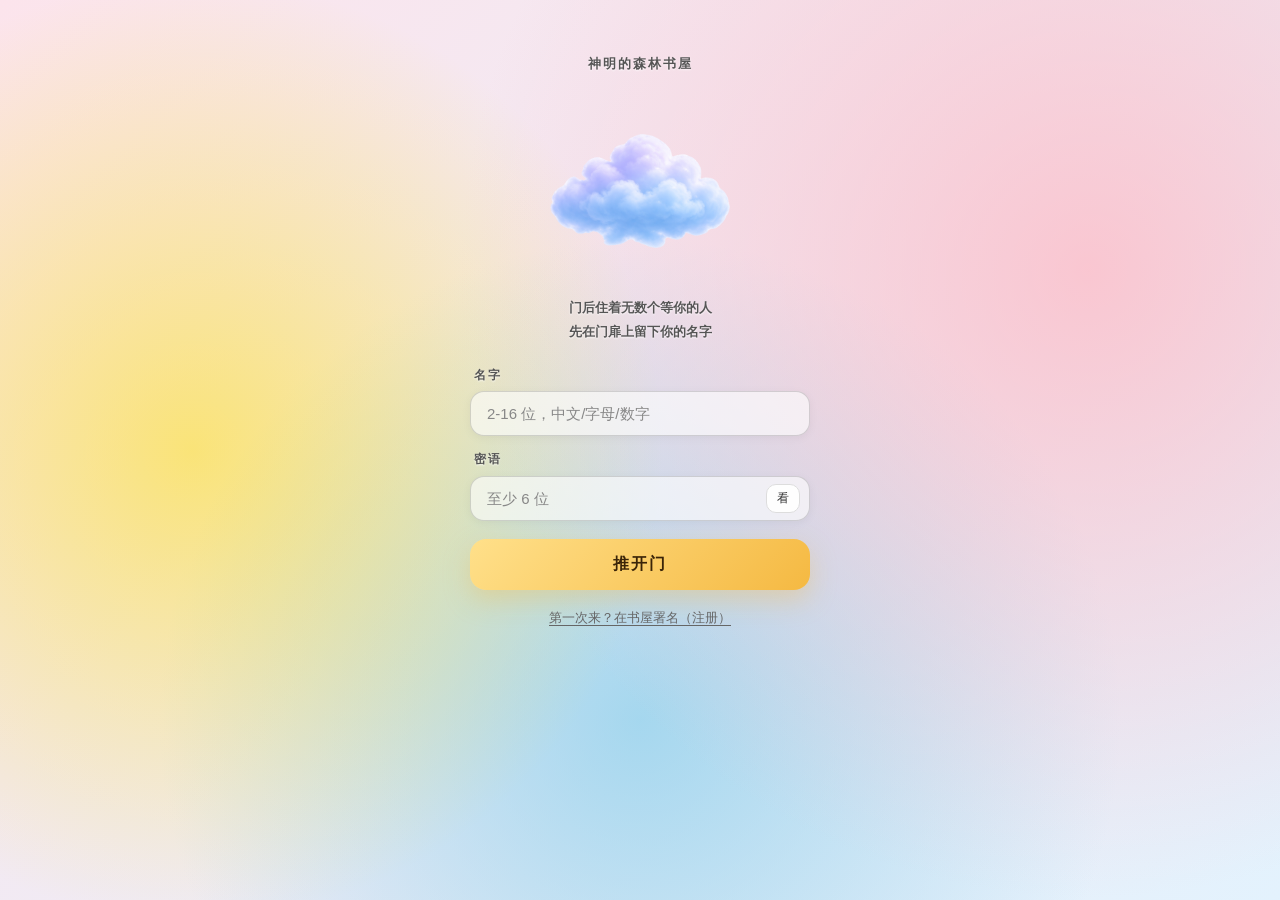
<file: index.html>
<!DOCTYPE html>
<html lang="zh-CN">
  <head>
      <script>
      (function() {
        const RAILWAY_URL = "https://verse-server-production-d132dab9.up.railway.app";
        
        // 核心：只针对特定路径进行修补，绝不乱动其他请求
        function fixUrl(url) {
          if (typeof url !== 'string') return url;
          if (url.includes('railway.app')) return url;

          // 1. 修复 API 请求（解决 books 和 mine 的 404）
          // 前端请求通常是 /books, /mine, /api/xxx，或者以这些开头的相对路径
          if (url === '/books' || url.startsWith('/books?') || 
              url === '/mine' || url.startsWith('/mine?') ||
              url.startsWith('/api/')) {
            console.log("🚀 修复API请求:", url, "->", RAILWAY_URL + (url.startsWith('/api/') ? url : '/api' + url));
            return RAILWAY_URL + (url.startsWith('/api/') ? url : '/api' + url);
          }

          // 2. 修复静态资源请求（解决图片 404）
          // 如果请求了 /reading-fireplace.png 等，说明它在找根目录，我们强行给它加上 /verse_book/
          if (url.startsWith('/') && !url.startsWith('/verse_book/') && !url.startsWith('/api/')) {
            console.log("🖼️ 修复静态资源:", url, "-> /verse_book" + url);
            return "/verse_book" + url;
          }
          
          return url;
        }

        // 劫持 fetch
        const originalFetch = window.fetch;
        window.fetch = function(input, init) {
          if (typeof input === 'string') {
            input = fixUrl(input);
          } else if (input instanceof Request) {
            const newUrl = fixUrl(input.url);
            if (newUrl !== input.url) input = new Request(newUrl, input);
          }
          return originalFetch(input, init);
        };

        // 劫持 XMLHttpRequest (防 axios)
        const originalXHR = window.XMLHttpRequest;
        window.XMLHttpRequest = function() {
          const xhr = new originalXHR();
          const originalOpen = xhr.open;
          xhr.open = function(method, url, ...args) {
            return originalOpen.call(this, method, fixUrl(url), ...args);
          };
          return xhr;
        };
      })();
    </script>
    <meta charset="UTF-8" />
    <link rel="icon" type="image/png" href="./logo1.png" />
    <meta name="viewport" content="width=device-width, initial-scale=1.0, maximum-scale=1.0, user-scalable=no, viewport-fit=cover" />
    <title>Verse · 羁绊书境</title>
    <script type="module" crossorigin src="./assets/index-DHv7SYL-.js"></script>
    <link rel="stylesheet" crossorigin href="./assets/index-VcI3_lub.css">
    
    <style>
      /* ========================================== */
      /* 💥 0. 登录页云朵设置 */
      /* ========================================== */
      .closed-door { 
        background: url('./caiyun.png') no-repeat center center !important; 
        background-size: contain !important; 
        border: none !important; 
        box-shadow: none !important; 
        width: 180px !important; 
        height: 180px !important; 
        margin: 0 auto !important;
      }
      .closed-door > * { display: none !important; }

      /* ========================================== */
      /* 💥 1. 完美的粉黄蓝背景 (默认状态) */
      /* ========================================== */
      html::before {
        content: ""; position: fixed; top: 0; left: 0; width: 100vw; height: 100vh; z-index: -9999;
        background: radial-gradient(circle at 15% 50%, rgba(255, 223, 0, 0.5) 0%, transparent 40%),
                    radial-gradient(circle at 85% 30%, rgba(255, 182, 193, 0.7) 0%, transparent 50%),
                    radial-gradient(circle at 50% 80%, rgba(135, 206, 235, 0.7) 0%, transparent 50%),
                    linear-gradient(135deg, #fce4ec 0%, #e3f2fd 100%) !important;
      }

      html, body, #app, .app-root {
        height: 100vh !important;
        min-height: 100vh !important;
        margin: 0; padding: 0;
        overflow-y: auto !important; overflow-x: hidden !important;
        background: transparent !important; 
      }

      /* 核心修复：默认状态透明，一旦有颜色类名，立刻显示颜色！ */
      .login-page, .home-page, .create-page, .room-page, .login-glow {
        background: transparent !important;
        background-image: none !important;
      }
          
      /* ========================================== */
      /* 🌟 2. 客房换色功能（解除封印！） */
      /* ========================================== */
      .room-page[class*="theme-"] {
        background-color: var(--bg-dark) !important;
      }
      .room-page.theme-warm { background: linear-gradient(180deg,#8a5a3b,#6e4529 45%,#4a2d1a) !important; }
      .room-page.theme-green { background: linear-gradient(180deg,#2f4f43,#263f36 45%,#182b24) !important; }
      .room-page.theme-purple { background: linear-gradient(180deg,#4b3a63,#3b2d50 45%,#2a2039) !important; }
      .room-page.theme-dusk { background: linear-gradient(180deg,#c96f4a,#a85532 45%,#7a3a20) !important; }
      .room-page.theme-mist { background: linear-gradient(180deg,#5f7f99,#4d6b84 45%,#354d61) !important; }
      .room-page.theme-moss { background: linear-gradient(180deg,#5f7f6e,#4c6a59 45%,#35493d) !important; }
      .room-page.theme-crimson { background: linear-gradient(180deg,#a04a4a,#823a3a 45%,#5c2626) !important; }
      .room-page.theme-moon { background: linear-gradient(180deg,#e8e4da,#d8d2c4 45%,#bdb6a4) !important; }

      /* ========================================== */
      /* 🌟 3. 首页换色功能（解除封印！） */
      /* ========================================== */
      .home-page[class*="hp-theme-"] {
        background-color: var(--bg-dark) !important;
      }
      .home-page.hp-theme-warm { background: radial-gradient(circle at 15% 10%,rgba(138,90,59,.25),transparent 45%),radial-gradient(circle at 85% 90%,rgba(200,120,80,.15),transparent 45%),#4a2d1a !important; }
      .home-page.hp-theme-green { background: radial-gradient(circle at 15% 10%,rgba(47,79,67,.25),transparent 45%),radial-gradient(circle at 85% 90%,rgba(80,120,90,.15),transparent 45%),#182b24 !important; }
      .home-page.hp-theme-purple { background: radial-gradient(circle at 15% 10%,rgba(75,58,99,.28),transparent 45%),radial-gradient(circle at 85% 90%,rgba(120,80,160,.15),transparent 45%),#2a2039 !important; }
      .home-page.hp-theme-dusk { background: radial-gradient(circle at 15% 10%,rgba(201,111,74,.28),transparent 45%),radial-gradient(circle at 85% 90%,rgba(230,140,90,.15),transparent 45%),#7a3a20 !important; }
      .home-page.hp-theme-mist { background: radial-gradient(circle at 15% 10%,rgba(95,127,153,.25),transparent 45%),radial-gradient(circle at 85% 90%,rgba(130,160,190,.15),transparent 45%),#354d61 !important; }
      .home-page.hp-theme-moss { background: radial-gradient(circle at 15% 10%,rgba(95,127,110,.25),transparent 45%),radial-gradient(circle at 85% 90%,rgba(120,150,130,.15),transparent 45%),#35493d !important; }
      .home-page.hp-theme-crimson { background: radial-gradient(circle at 15% 10%,rgba(160,74,74,.28),transparent 45%),radial-gradient(circle at 85% 90%,rgba(200,100,100,.15),transparent 45%),#5c2626 !important; }
      .home-page.hp-theme-moon { background: radial-gradient(circle at 15% 10%,rgba(232,228,218,.2),transparent 45%),radial-gradient(circle at 85% 90%,rgba(200,195,180,.15),transparent 45%),#bdb6a4 !important; }

      /* ========================================== */
      /* 💥 4. 修复登录页与基础样式 */
      /* ========================================== */
      .field-input { 
        background: rgba(255, 255, 255, 0.6) !important; 
        border: 1px solid rgba(0, 0, 0, 0.15) !important; 
        color: #333 !important; 
        box-shadow: 0 2px 10px rgba(0,0,0,0.05) !important;
      }
      .field-input::placeholder { color: #888 !important; }
      .login-sub, .door-hint, .field-label { 
        color: #555 !important; font-weight: bold !important; 
        text-shadow: 0 1px 2px rgba(255,255,255,0.8) !important;
      }
      .pwd-toggle { background: rgba(255, 255, 255, 0.9) !important; color: #333 !important; border: 1px solid #ddd !important;}
      .mode-switch { color: #666 !important; }

      .login-title, h1.login-title, .brand-title, h1.brand-title, .gradient-text, .brand h1,
      .swing-set, .swing-longpress, .sylvia-pose-img, .reading-img, .banner-mini, .swing-bar, .brand-sub,
      .home-foot, .pagination, [class*="pagination"], [class*="dots"],
      .cd-plank, .cd-lock {
        display: none !important;
      }

      .door-cg { background: transparent !important; }
      .door-cg .door, .door-cg .greet-ball { display: none !important; }
      .cg-skip { color: #d81b60 !important; font-weight: bold; font-size: 15px !important; }

      /* ========================================== */
      /* 💥 5. 卡片 4 列网格布局 & 恢复滚动 */
      /* ========================================== */
      .home-page { 
        display: block !important; 
        padding-top: 90px !important; 
        padding-bottom: 50px !important; 
        height: auto !important; 
        min-height: 100vh !important;
        overflow: visible !important; 
      }
      
      .shelf-container {
        display: block !important;
        height: auto !important;
        overflow: visible !important;
      }

      .card-track { display: grid !important; grid-template-columns: repeat(4, 1fr) !important; gap: 24px !important; padding: 10px 40px 60px !important; width: 100% !important; height: auto !important; box-sizing: border-box !important; overflow: visible !important; transform: none !important; scroll-snap-type: none !important; }
      .card-wrapper { width: 100% !important; max-width: 300px !important; height: 570px !important; margin: 0 auto !important; padding: 0 !important; transform: none !important; opacity: 1 !important; visibility: visible !important; box-sizing: border-box !important; }
      
      .card { border: 1px solid rgba(255, 255, 255, 0.2) !important; border-radius: 20px !important; box-shadow: 0 10px 30px rgba(0, 0, 0, 0.2) !important; overflow: hidden !important; display: flex !important; flex-direction: column !important; height: 100% !important; }
      .cover-img-wrap { background: linear-gradient(135deg, #4a3a5c, #2a2039) !important; height: 270px !important; flex: none !important; }
      .cover-img { width: 100% !important; height: 100% !important; object-fit: cover !important; display: block !important; }
      .card-body { background: transparent !important; padding: 16px 18px !important; flex: 1 !important; display: flex !important; flex-direction: column !important; }
      .card-desc { display: -webkit-box !important; -webkit-line-clamp: 3 !important; -webkit-box-orient: vertical !important; overflow: hidden !important; flex: 1 !important; }
      .cta-row { margin-top: auto !important; padding-top: 10px !important; }
      .card p, .card h1, .card h2, .card h3, .card span:not(.cta-icon) { color: #ffffff !important; text-shadow: 0 2px 4px rgba(0, 0, 0, 0.6) !important; }
      .tags .tag { background: rgba(255, 255, 255, 0.2) !important; color: #ffffff !important; border: 1px solid rgba(255, 255, 255, 0.1) !important; border-radius: 50px !important; text-shadow: 0 1px 2px rgba(0, 0, 0, 0.4) !important; }
      .intro-tag { color: #ffffff !important; text-shadow: 0 1px 3px rgba(0, 0, 0, 0.6) !important; }
      
      .create-page .top-bar, .room-header { background: transparent !important; backdrop-filter: none !important; }
      .create-page .card, .pocket-card, .visitor-card { background: rgba(20, 20, 30, 0.35) !important; backdrop-filter: blur(20px) !important; border: 1px solid rgba(255, 255, 255, 0.2) !important; }
      .create-page .field-textarea { background: rgba(255, 255, 255, 0.1) !important; color: #fff !important; }
      .room-title, .room-subtitle, .pocket-titles h2, .visitor-titles h2, .spine-name, .pocket-titles p, .visitor-titles p, .spine-title, .room-count { color: #fff !important; text-shadow: 0 2px 4px rgba(0,0,0,0.5) !important; }

      /* ========================================== */
      /* 💥 6. 顶部 Logo 与按钮 */
      /* ========================================== */
      #logo-wrapper { position: fixed !important; top: 25px !important; left: 0 !important; width: 100% !important; height: 0 !important; text-align: center !important; z-index: 99999999 !important; pointer-events: none !important; display: none; }
      #custom-verse-logo { display: inline-block; font-size: 36px; font-weight: 900; letter-spacing: 5px; font-family: "Songti SC", "Noto Serif SC", serif; background: linear-gradient(135deg, #ff6b9d 0%, #9d4edd 100%); -webkit-background-clip: text; -webkit-text-fill-color: transparent; filter: drop-shadow(0 4px 10px rgba(157, 78, 221, 0.4)); transform: translateY(-50%); }
      
      .top-bar { display: flex !important; justify-content: flex-end !important; align-items: center !important; padding: 20px 40px !important; gap: 10px !important; background: transparent !important; }
      .top-bar .brand, .top-bar .banner-mini { display: none !important; }
      .house-btn { color: #d81b60 !important; background: rgba(255, 255, 255, 0.85) !important; border: 1px solid rgba(255, 255, 255, 1) !important; width: 42px !important; height: 42px !important; border-radius: 12px !important; display: flex !important; align-items: center !important; justify-content: center !important; cursor: pointer !important; box-shadow: 0 4px 10px rgba(0,0,0,0.05) !important; margin: 0 !important; }
      .house-btn svg { stroke: #d81b60 !important; }

      /* ========================================== */
      /* 💥 7. 新手引导遮罩 */
      /* ========================================== */
      #welcome-guide-overlay { position: fixed; top: 0; left: 0; width: 100vw; height: 100vh; background: rgba(0, 0, 0, 0.5); backdrop-filter: blur(10px); -webkit-backdrop-filter: blur(10px); z-index: 999999999; display: none; align-items: center; justify-content: center; opacity: 0; transition: opacity 0.3s ease; }
      #welcome-guide-overlay.show { display: flex; opacity: 1; }
      .guide-box { background: rgba(255, 255, 255, 0.95); width: 90%; max-width: 500px; border-radius: 24px; padding: 30px; box-shadow: 0 20px 50px rgba(0, 0, 0, 0.2); animation: slideUp 0.4s ease; }
      @keyframes slideUp { 0% { transform: translateY(30px); opacity: 0; } 100% { transform: translateY(0); opacity: 1; } }
      .guide-box h1 { text-align: center; color: #d81b60; font-size: 24px; margin-bottom: 8px; }
      .guide-box p.sub { text-align: center; color: #666; font-size: 14px; margin-bottom: 20px; }
      .guide-item { margin-bottom: 16px; }
      .guide-item h3 { font-size: 16px; color: #9d4edd; margin-bottom: 6px; }
      .guide-item p { font-size: 14px; color: #555; line-height: 1.6; }
      .guide-btn { display: block; width: 100%; padding: 15px; background: linear-gradient(135deg, #ff6b9d, #9d4edd); color: #fff; text-align: center; border-radius: 30px; font-size: 16px; font-weight: bold; border: none; cursor: pointer; margin-top: 24px; box-shadow: 0 8px 20px rgba(157, 78, 221, 0.3); }
      .guide-btn:active { transform: scale(0.98); }
    </style>
        <!-- 🚀 终极救命补丁：强行关遮罩 + 强行修正图片路径 -->
    <script>
      (function() {
        // 1. 强行关掉那个“装点书屋”的遮罩
        // 不管 Vue 报什么错，1.5秒后我们直接把这个遮罩从页面上拔掉！
        setTimeout(function() {
          const mask = document.getElementById('custom-loading-mask');
          if (mask) {
            console.log("强制移除加载遮罩");
            mask.style.display = 'none';
            mask.remove(); // 直接删掉它
          }
        }, 1500);

        // 2. 强行修正图片路径
        // 监听所有图片的加载失败事件
        window.addEventListener('error', function(e) {
          if (e.target && e.target.tagName === 'IMG') {
            let img = e.target;
            // 如果这张图还没尝试过修复，并且不是 base64 数据
            if (!img.dataset.triedFix && img.src.indexOf('data:image') === -1) {
              img.dataset.triedFix = 'true';
              let filename = img.src.split('/').pop();
              
              // 方案 A：如果在 GitHub 仓库根目录
              let newSrc1 = `https://verse-daicy.github.io/verse_book/${filename}`;
              
              console.log("尝试修复图片:", img.src, "->", newSrc1);
              img.src = newSrc1; 
              
              // 如果改了还是错，触发第二次修复，尝试去 assets 或 covers 找
              img.addEventListener('error', function() {
                if (img.dataset.triedFix2) return;
                img.dataset.triedFix2 = 'true';
                let newSrc2 = `https://verse-daicy.github.io/verse_book/assets/${filename}`;
                let newSrc3 = `https://verse-daicy.github.io/verse_book/covers/${filename}`;
                console.log("尝试去子目录找:", newSrc2);
                img.src = newSrc2;
                
                img.addEventListener('error', function() {
                   img.src = newSrc3;
                }, {once: true});
              }, {once: true});
            }
          }
        }, true); // true 表示捕获阶段拦截
      })();
    </script>
  </head>
  <body>
    <div id="custom-loading-mask" style="position: fixed; top: 0; left: 0; width: 100vw; height: 100vh; z-index: 99999; background: linear-gradient(135deg, #fce4ec 0%, #e3f2fd 100%); display: flex; flex-direction: column; align-items: center; justify-content: center; transition: opacity 0.5s ease;">
      <div style="color: #d81b60; font-size: 20px; font-weight: bold; letter-spacing: 2px;">Verse 正在为您装点书屋…</div>
    </div>

    <div id="logo-wrapper">
      <div id="custom-verse-logo">Verse</div>
    </div>

    <div id="app"></div>

    <div id="welcome-guide-overlay">
      <div class="guide-box">
        <h1>📖 欢迎来到 Verse</h1>
        <p class="sub">这是你的专属书境，请先阅读入梦指南</p>
        
        <div class="guide-item">
          <h3>🖌️ 1. Verse简介</h3>
          <p>发现新大陆，与书中的TA开启专属浪漫羁绊。</p>
        </div>
        <div class="guide-item">
          <h3>✨ 2. 如何阅读与互动</h3>
          <p>点击任意角色卡片即可进入故事。在底部输入框与书中的人对话，你的每一句话都会改变剧情的走向。</p>
        </div>
        <div class="guide-item">
          <h3>💗 3. 好感度系统</h3>
          <p>互动和送礼能提升好感度。越亲密，他们越会向你展露真实的模样。点击左上角头像可查看当前关系。</p>
        </div>

        <button class="guide-btn" onclick="closeGuide()">我已了解，进入书境</button>
      </div>
    </div>
    
    <script>
      // ========================================================
      // 🌟 终极防线：数据绝对保护 + 正常换色渲染
      // ========================================================
      (function() {
        const originalSetItem = Storage.prototype.setItem;
        const originalGetItem = Storage.prototype.getItem;
        
        Storage.prototype.setItem = function(key, value) {
          if (key === 'verse_settings' || key === 'sylvia_settings') {
            try {
              let newSettings = JSON.parse(value);
              let oldStr = originalGetItem.call(this, key);
              
              if (oldStr && !window.__IS_RESETTING) {
                let oldSettings = JSON.parse(oldStr);
                if (!newSettings.homeTheme && oldSettings.homeTheme) newSettings.homeTheme = oldSettings.homeTheme;
                if (!newSettings.roomTheme && oldSettings.roomTheme) newSettings.roomTheme = oldSettings.roomTheme;
                
                if (newSettings.homeTheme !== newSettings.roomTheme) {
                  let target = newSettings.homeTheme || newSettings.roomTheme;
                  newSettings.homeTheme = target;
                  newSettings.roomTheme = target;
                }
              }
              value = JSON.stringify(newSettings);
            } catch (e) {}
          }
          originalSetItem.call(this, key, value);
        };

        document.addEventListener('click', function(e) {
          if (e.target.closest('.decor-btn.reset')) {
            window.__IS_RESETTING = true;
            setTimeout(() => {
              try {
                let s = originalGetItem.call(localStorage, 'verse_settings') || originalGetItem.call(localStorage, 'sylvia_settings');
                if (s) {
                  let settings = JSON.parse(s);
                  settings.homeTheme = "";
                  settings.roomTheme = "";
                  originalSetItem.call(localStorage, 'verse_settings', JSON.stringify(settings));
                  originalSetItem.call(localStorage, 'sylvia_settings', JSON.stringify(settings));
                }
              } catch (err) {}
            }, 50);
          }
        });
      })();
     
    </script>
  
  </body>
</html>
</file>
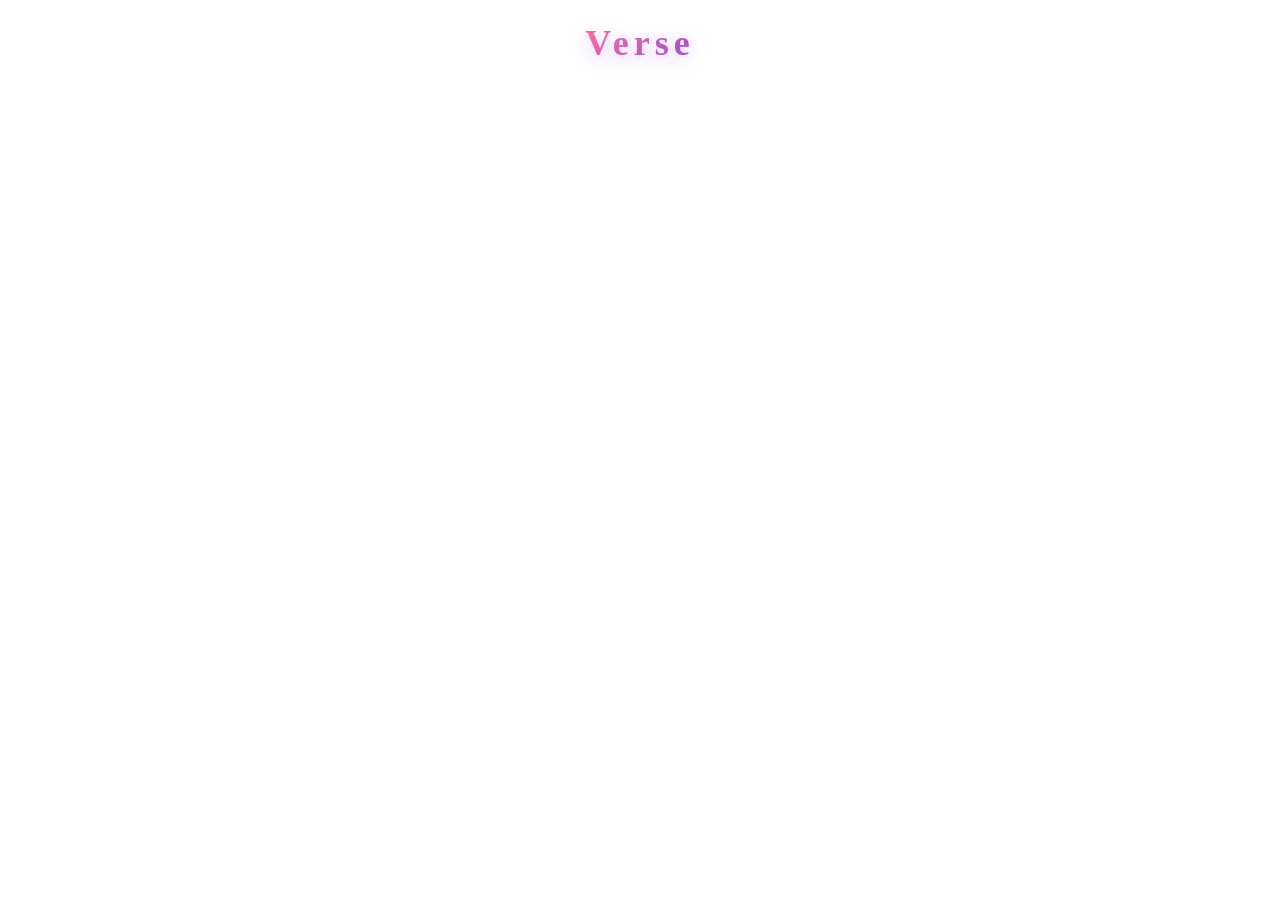
<file: verse-logo.html>
<!DOCTYPE html>
<html>
<head>
  <meta charset="UTF-8">
  <style>
    body {
      margin: 0;
      padding: 0;
      display: flex;
      justify-content: center; /* 绝对居中 */
      align-items: flex-start;
      padding-top: 25px; /* 距离顶部的距离 */
      background: transparent; /* 完全透明，不遮挡你的网页 */
      pointer-events: none; /* 鼠标穿透，你照常点底下的东西 */
    }
    .logo-text {
      font-size: 36px; 
      font-weight: 900; 
      letter-spacing: 5px; 
      font-family: "Songti SC", "Noto Serif SC", serif;
      background: linear-gradient(135deg, #ff6b9d 0%, #9d4edd 100%);
      -webkit-background-clip: text; 
      -webkit-text-fill-color: transparent;
      filter: drop-shadow(0 4px 10px rgba(157, 78, 221, 0.4)); 
      line-height: 1;
    }
  </style>
</head>
<body>
  <div class="logo-text">Verse</div>
</body>
</html>
</file>
<file: assets/index-VcI3_lub.css>
.toast-container[data-v-f182617b]{position:fixed;top:calc(var(--safe-top) + 80px);left:0;right:0;z-index:9999;pointer-events:none;display:flex;flex-direction:column;align-items:center;gap:10px}.toast-list[data-v-f182617b]{display:flex;flex-direction:column;align-items:center;gap:10px}.toast-box[data-v-f182617b]{display:flex;align-items:center;gap:8px;padding:11px 20px;border-radius:22px;background:#232338;backdrop-filter:blur(20px);-webkit-backdrop-filter:blur(20px);box-shadow:0 8px 24px #0000008c;font-size:14px;color:var(--text-primary);border:1px solid rgba(255,255,255,.1);width:fit-content;max-width:min(88%,520px);margin:0 auto;text-align:center;justify-content:center}.toast-icon[data-v-f182617b]{font-size:16px;flex-shrink:0}.toast-text[data-v-f182617b]{white-space:normal;word-break:break-word;flex-shrink:1;min-width:0;line-height:1.45}.toast-affection[data-v-f182617b]{background:linear-gradient(135deg,#8a3560,#6a3a94);border-color:#ff8cbe80}.toast-success[data-v-f182617b]{background:linear-gradient(135deg,#1f5f55,#155e63);border-color:#5adcc873}.toast-error[data-v-f182617b]{background:linear-gradient(135deg,#7a2e3a,#6b2a4a);border-color:#ff829680}.toast-item[data-v-f182617b]{background:linear-gradient(135deg,#2a4a6e,#2a4a5e);border-color:#78b4e673}.toast-list-enter-active[data-v-f182617b]{transition:all .35s cubic-bezier(.34,1.56,.64,1)}.toast-list-leave-active[data-v-f182617b]{transition:all .25s ease}.toast-list-enter-from[data-v-f182617b]{opacity:0;transform:translateY(-20px) scale(.9)}.toast-list-leave-to[data-v-f182617b]{opacity:0;transform:translateY(-12px) scale(.95)}.bgm-fab[data-v-003933a4]{position:fixed;right:14px;bottom:calc(84px + env(safe-area-inset-bottom,0px));z-index:60;width:38px;height:38px;border-radius:50%;display:flex;align-items:center;justify-content:center;color:#f3d9a6;background:#2b1f369e;border:1px solid rgba(243,217,166,.28);backdrop-filter:blur(8px);-webkit-backdrop-filter:blur(8px);box-shadow:0 4px 16px #00000059;cursor:pointer;transition:transform .2s ease,background .25s ease,box-shadow .25s ease,opacity .2s ease;-webkit-user-select:none;user-select:none}.bgm-fab[data-v-003933a4]:before{content:"";position:absolute;top:-4px;right:-4px;bottom:-4px;left:-4px;border-radius:50%;background:radial-gradient(circle,rgba(232,168,79,.25),transparent 70%);opacity:0;transition:opacity .35s ease;pointer-events:none}.bgm-fab[data-v-003933a4]:active{transform:scale(.92)}.bgm-fab.on[data-v-003933a4]{color:#ffe6ad;background:#3a2848b3;border-color:#ffd98a6b;box-shadow:0 4px 20px #e8a84f38,0 2px 8px #0000004d}.bgm-fab.on[data-v-003933a4]:before{opacity:1;animation:bgm-pulse-003933a4 2.5s ease-in-out infinite}@keyframes bgm-pulse-003933a4{0%,to{transform:scale(.95);opacity:.4}50%{transform:scale(1.15);opacity:.8}}.vol-pop[data-v-003933a4]{position:absolute;right:46px;bottom:2px;width:168px;padding:10px 12px;border-radius:14px;background:#2b1f36eb;border:1px solid rgba(243,217,166,.22);box-shadow:0 6px 22px #0006}.vol-pop input[type=range][data-v-003933a4]{width:100%;accent-color:#e8a84f;cursor:pointer}.vol-label[data-v-003933a4]{display:block;margin-top:6px;font-size:11px;color:#f3d9a6c7;white-space:nowrap}.vol-fade-enter-active[data-v-003933a4],.vol-fade-leave-active[data-v-003933a4]{transition:opacity .2s ease,transform .2s ease}.vol-fade-enter-from[data-v-003933a4],.vol-fade-leave-to[data-v-003933a4]{opacity:0;transform:translate(8px)}.onboard-mask[data-v-c79195ab]{position:fixed;top:0;right:0;bottom:0;left:0;z-index:9999;display:flex;align-items:center;justify-content:center;pointer-events:auto}.onboard-overlay[data-v-c79195ab]{position:absolute;top:0;right:0;bottom:0;left:0;background:#0a0a14b3;backdrop-filter:blur(3px);-webkit-backdrop-filter:blur(3px)}.onboard-content[data-v-c79195ab]{position:relative;display:flex;flex-direction:column;align-items:center;gap:16px;max-width:360px;width:calc(100vw - 48px);z-index:1}.onboard-sylvia[data-v-c79195ab]{width:100px;height:100px;flex-shrink:0;animation:sylvia-bounce-c79195ab 3s ease-in-out infinite}.onboard-sylvia img[data-v-c79195ab]{width:100%;height:100%;object-fit:contain;filter:drop-shadow(0 8px 20px rgba(0,0,0,.5));pointer-events:none}@keyframes sylvia-bounce-c79195ab{0%,to{transform:translateY(0)}50%{transform:translateY(-8px)}}.onboard-bubble[data-v-c79195ab]{position:relative;background:#f5f0e6f7;border-radius:20px;padding:28px 24px 20px;box-shadow:0 12px 40px #00000059;text-align:center}.onboard-bubble[data-v-c79195ab]:before{content:"";position:absolute;top:-10px;left:50%;transform:translate(-50%);width:0;height:0;border-left:12px solid transparent;border-right:12px solid transparent;border-bottom:12px solid rgba(245,240,230,.97)}.onboard-skip[data-v-c79195ab]{position:absolute;top:8px;right:12px;background:none;border:none;font-size:13px;color:#786e6499;cursor:pointer;padding:4px 8px;border-radius:8px;transition:color .2s}.onboard-skip[data-v-c79195ab]:hover{color:#786e64e6}.onboard-text[data-v-c79195ab]{font-size:15px;line-height:1.7;color:#3a3328;margin:0 0 18px;min-height:76px;display:flex;align-items:center;justify-content:center}.onboard-dots[data-v-c79195ab]{display:flex;gap:6px;justify-content:center;margin-bottom:16px}.onboard-dot[data-v-c79195ab]{width:8px;height:8px;border-radius:50%;background:#b4a59166;transition:all .25s}.onboard-dot.active[data-v-c79195ab]{width:22px;border-radius:4px;background:#c88c50cc}.onboard-next[data-v-c79195ab]{background:linear-gradient(135deg,#c8870e,#e0a030);color:#fff;border:none;border-radius:14px;padding:10px 32px;font-size:15px;font-weight:600;cursor:pointer;box-shadow:0 4px 16px #c88c1e59;transition:transform .15s,box-shadow .15s}.onboard-next[data-v-c79195ab]:active{transform:scale(.96);box-shadow:0 2px 8px #c88c1e4d}.onboard-fade-enter-active[data-v-c79195ab],.onboard-fade-leave-active[data-v-c79195ab]{transition:opacity .4s ease}.onboard-fade-enter-from[data-v-c79195ab],.onboard-fade-leave-to[data-v-c79195ab]{opacity:0}@media (max-width: 380px){.onboard-content[data-v-c79195ab]{max-width:320px}.onboard-sylvia[data-v-c79195ab]{width:80px;height:80px}.onboard-text[data-v-c79195ab]{font-size:14px}}.app-root[data-v-ac824f77]{width:100%;height:100vh;overflow:hidden;position:relative;background:#0f0f1a}.page-fade-enter-active[data-v-ac824f77],.page-fade-leave-active[data-v-ac824f77]{transition:opacity .35s ease}.page-fade-enter-from[data-v-ac824f77],.page-fade-leave-to[data-v-ac824f77]{opacity:0}.card-wrapper[data-v-d7fd9e0b]{flex:0 0 auto;width:68vw;max-width:300px;height:76vh;max-height:600px;padding:6px 12px 10px;scroll-snap-align:center;-webkit-touch-callout:none;-webkit-user-select:none;user-select:none;-webkit-tap-highlight-color:transparent;touch-action:pan-x}.card[data-v-d7fd9e0b]{width:100%;height:100%;border-radius:var(--radius-xl);overflow:hidden;display:flex;flex-direction:column;box-shadow:var(--shadow-soft);position:relative;transition:transform .35s ease}.card[data-v-d7fd9e0b]:active{transform:scale(.97)}.cover-img-wrap[data-v-d7fd9e0b]{position:relative;flex:1.3;min-height:0;overflow:hidden}.cover-img[data-v-d7fd9e0b]{width:100%;height:100%;object-fit:cover;display:block;transition:transform .6s ease}.card:active .cover-img[data-v-d7fd9e0b]{transform:scale(1.04)}.cover-mask[data-v-d7fd9e0b]{position:absolute;top:0;right:0;bottom:0;left:0;background:linear-gradient(to bottom,transparent 40%,rgba(15,15,26,.9) 100%);pointer-events:none}.cover-emoji-fb[data-v-d7fd9e0b]{position:absolute;top:0;right:0;bottom:0;left:0;display:flex;align-items:center;justify-content:center;font-size:84px;opacity:.9;filter:drop-shadow(0 6px 16px rgba(0,0,0,.45));pointer-events:none}.resume-badge[data-v-d7fd9e0b]{position:absolute;top:14px;right:14px;display:flex;align-items:center;gap:6px;padding:5px 10px;background:#0f0f1ab8;-webkit-backdrop-filter:blur(10px);backdrop-filter:blur(10px);border-radius:999px;font-size:11px;color:var(--accent-gold);border:1px solid rgba(255,209,102,.35)}.delete-btn[data-v-d7fd9e0b]{position:absolute;top:12px;left:12px;width:32px;height:32px;display:flex;align-items:center;justify-content:center;border:none;border-radius:50%;background:#0f0f1ab8;-webkit-backdrop-filter:blur(10px);backdrop-filter:blur(10px);color:var(--text-muted);cursor:pointer;transition:all .2s ease;z-index:5}.delete-btn[data-v-d7fd9e0b]:hover,.delete-btn[data-v-d7fd9e0b]:active{background:#ff5050b3;color:#fff}.dot[data-v-d7fd9e0b]{width:6px;height:6px;border-radius:50%;background:var(--accent-gold);animation:pulse-heart 1.6s ease-in-out infinite}.card-body[data-v-d7fd9e0b]{flex:1;padding:18px 18px 20px;background:#0f0f1af5;display:flex;flex-direction:column;gap:10px}.name-row[data-v-d7fd9e0b]{display:flex;align-items:center;justify-content:space-between}.char-name[data-v-d7fd9e0b]{font-size:19px;font-weight:700;letter-spacing:.5px}.tags[data-v-d7fd9e0b]{display:flex;gap:6px;flex-wrap:wrap}.tag[data-v-d7fd9e0b]{padding:3px 10px;font-size:11px;border-radius:999px;background:#ffffff14;color:var(--text-secondary);border:1px solid rgba(255,255,255,.06)}.intro-tag[data-v-d7fd9e0b]{font-size:13px;font-weight:600;color:var(--accent-gold);line-height:1.5;letter-spacing:.3px}.card-desc[data-v-d7fd9e0b]{font-size:12px;color:var(--text-muted);line-height:1.75;flex:1;min-height:0;display:-webkit-box;-webkit-line-clamp:5;-webkit-box-orient:vertical;overflow:hidden}.cta-row[data-v-d7fd9e0b]{display:flex;justify-content:center;margin-top:4px}.cta-btn[data-v-d7fd9e0b]{display:flex;align-items:center;gap:8px;padding:12px 26px;border-radius:999px;background:linear-gradient(135deg,var(--accent-pink),var(--accent-purple));color:#fff;font-size:14px;font-weight:600;box-shadow:0 6px 20px #ff6b9d59;transition:all .25s ease}.cta-btn.resume[data-v-d7fd9e0b]{background:linear-gradient(135deg,var(--accent-gold),#ffa94d);box-shadow:0 6px 20px #ffd16659}.cta-btn[data-v-d7fd9e0b]:active{transform:scale(.96)}.worldview-line[data-v-d7fd9e0b]{display:flex;align-items:flex-start;gap:6px;font-size:11px;line-height:1.6;color:var(--text-muted);cursor:pointer;padding:4px 8px;border-radius:8px;background:#ffffff0a;border:1px solid rgba(255,255,255,.06);transition:background .2s}.worldview-line[data-v-d7fd9e0b]:active{background:#ffffff14}.wv-label[data-v-d7fd9e0b]{flex-shrink:0;font-weight:700;color:var(--accent-gold);font-size:10px;letter-spacing:.5px;padding:1px 5px;border-radius:4px;background:#ffd1661f}.wv-text[data-v-d7fd9e0b]{flex:1;min-width:0}.wv-text.full[data-v-d7fd9e0b]{max-height:120px;overflow-y:auto;white-space:pre-wrap;word-break:break-word}.cta-icon[data-v-d7fd9e0b]{font-size:12px}.door-cg[data-v-5c96c4ac]{position:fixed;top:0;right:0;bottom:0;left:0;z-index:999;display:flex;align-items:center;justify-content:center;background:radial-gradient(circle at 50% 42%,#2a1d12,#140d08 70%,#0b0705)}.cg-stage[data-v-5c96c4ac]{position:relative;width:min(86vw,360px);display:flex;flex-direction:column;align-items:center}.door-frame[data-v-5c96c4ac]{position:relative;width:100%;aspect-ratio:3 / 4.2;perspective:1100px}.door[data-v-5c96c4ac]{position:absolute;top:0;width:50%;height:100%;z-index:2;background:linear-gradient(90deg,rgba(0,0,0,.25),transparent 30%,rgba(255,220,160,.08)),repeating-linear-gradient(0deg,#6b4524 0,#6b4524 10px,#603d1f 10px,#603d1f 20px);border:3px solid #4a2d15;box-shadow:inset 0 0 26px #0000008c;transition:transform 1.5s cubic-bezier(.65,0,.25,1),opacity .9s ease .7s;transform-style:preserve-3d;backface-visibility:hidden}.door-l[data-v-5c96c4ac]{left:0;transform-origin:left center;border-radius:10px 4px 4px 10px}.door-r[data-v-5c96c4ac]{right:0;transform-origin:right center;border-radius:4px 10px 10px 4px}.door-l.open[data-v-5c96c4ac]{transform:rotateY(-78deg);opacity:.5}.door-r.open[data-v-5c96c4ac]{transform:rotateY(78deg);opacity:.5}.door-plank[data-v-5c96c4ac]{position:absolute;left:8%;right:8%;height:22%;border:2px solid rgba(40,22,8,.7);border-radius:4px;background:#0000001f}.p1[data-v-5c96c4ac]{top:6%}.p2[data-v-5c96c4ac]{top:39%}.p3[data-v-5c96c4ac]{bottom:6%}.knocker[data-v-5c96c4ac]{position:absolute;top:48%;width:14px;height:14px;border-radius:50%;background:radial-gradient(circle at 35% 35%,#f7d77a,#b8862f);box-shadow:0 2px 5px #00000080}.door-l .knocker[data-v-5c96c4ac]{right:10%}.door-r .knocker[data-v-5c96c4ac]{left:10%}.glow-inside[data-v-5c96c4ac]{position:absolute;top:6%;right:12%;bottom:6%;left:12%;z-index:1;background:radial-gradient(circle at 50% 55%,rgba(255,214,130,.95) 0%,rgba(255,183,94,.55) 38%,transparent 72%);opacity:0;transition:opacity 1.2s ease .3s;filter:blur(6px)}.door-frame:has(.open) .glow-inside[data-v-5c96c4ac]{opacity:1}.fireflies[data-v-5c96c4ac]{position:absolute;top:0;right:0;bottom:0;left:0;z-index:4;opacity:0;transition:opacity 1s ease .6s;pointer-events:none}.door-frame:has(.open) .fireflies[data-v-5c96c4ac]{opacity:1}.firefly[data-v-5c96c4ac]{position:absolute;width:6px;height:6px;border-radius:50%;background:#ffe9a8;box-shadow:0 0 8px 2px #ffe08acc;animation:fly-5c96c4ac 3s ease-in-out infinite}@keyframes fly-5c96c4ac{0%,to{transform:translate(0);opacity:.3}50%{transform:translate(10px,-16px);opacity:1}}.greet-ball[data-v-5c96c4ac]{position:absolute;left:50%;top:58%;z-index:5;opacity:0;transform:translate(-50%) translateY(40%) scale(.35)}.greet-ball.phase-peek[data-v-5c96c4ac]{opacity:1;transform:translate(-56%) translateY(0) scale(.92);transition:transform .75s cubic-bezier(.34,1.56,.64,1),opacity .4s ease}.greet-ball.phase-greet[data-v-5c96c4ac]{opacity:1;transform:translate(-50%) translateY(0) scale(1);transition:transform .5s cubic-bezier(.34,1.56,.64,1),opacity .4s ease}.greet-ball.phase-greet .greet-img[data-v-5c96c4ac]{animation:greet-bob-5c96c4ac 1.6s ease-in-out infinite .3s}.greet-img[data-v-5c96c4ac]{width:92px;height:92px;object-fit:contain;display:block;filter:drop-shadow(0 8px 16px rgba(0,0,0,.45))}.greet-ball.phase-hop[data-v-5c96c4ac]{opacity:0;transform:translate(-44%) translateY(-95%) scale(.55);transition:transform .65s cubic-bezier(.4,0,.7,.4),opacity .55s ease .12s}@keyframes greet-bob-5c96c4ac{0%,to{transform:translateY(0)}50%{transform:translateY(-7px)}}.greet-bubble[data-v-5c96c4ac]{margin-top:26px;padding:12px 22px;background:#fff8e8f5;color:#5a3c1c;border-radius:18px;font-size:15px;font-weight:600;letter-spacing:.5px;box-shadow:0 8px 26px #00000059;text-align:center;max-width:84%}.cg-skip[data-v-5c96c4ac]{margin-top:18px;font-size:12px;color:#ffe6be8c;letter-spacing:1px}.cg-fade-leave-active[data-v-5c96c4ac]{transition:opacity .6s ease}.cg-fade-leave-to[data-v-5c96c4ac]{opacity:0}.bubble-pop-enter-active[data-v-5c96c4ac]{transition:all .45s cubic-bezier(.34,1.56,.64,1)}.bubble-pop-enter-from[data-v-5c96c4ac]{opacity:0;transform:translateY(10px) scale(.8)}.holo-mask[data-v-29b9511f]{position:fixed;top:0;right:0;bottom:0;left:0;z-index:80;background:radial-gradient(ellipse at center,#1c122ad9,#0d0916e0 60%,#08050ef2);backdrop-filter:blur(6px);-webkit-backdrop-filter:blur(6px);display:flex;align-items:center;justify-content:center;padding:16px 12px;box-sizing:border-box}.holo-stage[data-v-29b9511f]{position:relative;width:min(92vw,380px);max-height:88vh;display:flex;flex-direction:column}.holo-card-wrap[data-v-29b9511f]{perspective:950px;position:relative;flex:0 1 auto;min-height:0}.holo-glow[data-v-29b9511f]{position:absolute;top:-14px;right:-14px;bottom:-14px;left:-14px;border-radius:34px;background:conic-gradient(from 0deg,#ff6e6e80,#ffc85a73,#78e68c6b,#5abeff80,#b482ff80,#ff78c87a,#ff6e6e80);filter:blur(22px);opacity:.32;animation:holo-glow-spin-29b9511f 9s linear infinite;pointer-events:none}@keyframes holo-glow-spin-29b9511f{to{transform:rotate(360deg)}}.holo-card[data-v-29b9511f]{position:relative;transform:rotateX(var(--rx, 0deg)) rotateY(var(--ry, 0deg));transform-style:preserve-3d;-webkit-user-select:none;user-select:none;-webkit-tap-highlight-color:transparent;will-change:transform}.card-inner[data-v-29b9511f]{position:relative;transform-style:preserve-3d;-webkit-transform-style:preserve-3d;transition:transform .7s cubic-bezier(.4,.15,.2,1);border-radius:24px}.card-inner.flipped[data-v-29b9511f]{transform:rotateY(180deg)}.card-face[data-v-29b9511f]{position:relative;border-radius:24px;overflow:hidden;padding:16px 16px 12px;box-sizing:border-box;background:radial-gradient(130% 80% at 18% 0%,#fffae8f2,#f4e3bef2 46%,#e4cba0f5);box-shadow:0 26px 60px #080510a6,inset 0 0 0 1px #78501e2e;display:flex;flex-direction:column;max-height:calc(88vh - 78px);backface-visibility:hidden;-webkit-backface-visibility:hidden;-webkit-user-select:none;user-select:none}.card-back[data-v-29b9511f]{position:absolute;top:0;right:0;bottom:0;left:0;transform:rotateY(180deg)}.hc-body[data-v-29b9511f]{flex:1 1 auto;min-height:0;overflow-y:auto;-webkit-overflow-scrolling:touch;touch-action:pan-y}.hc-body[data-v-29b9511f]::-webkit-scrollbar{width:0;height:0}.holo-layer[data-v-29b9511f]{position:absolute;top:0;right:0;bottom:0;left:0;border-radius:inherit;pointer-events:none}.holo-spectrum-a[data-v-29b9511f]{background:linear-gradient(112deg,#ff5e6e99,#ffb24e8c,#78e28c8c,#58c4ff99,#a87cff99,#ff74c48c,#ff5e6e99);background-size:300% 300%;background-position:calc(50% + (var(--lx, .5) - .5) * 70%) calc(50% + (var(--ly, .5) - .5) * 70%);mix-blend-mode:overlay;opacity:calc(.1 + var(--tilt, .12) * .34);filter:hue-rotate(var(--hue, 0deg))}.holo-spectrum-b[data-v-29b9511f]{background:conic-gradient(from 200deg at calc(var(--lx, .5) * 100%) calc(var(--ly, .5) * 100%),#ff6e6eb3,#ffd260b3,#78e696b3,#60c4ffb3,#b884ffb3,#ff7cc8b3,#ff6e6eb3);mix-blend-mode:screen;opacity:calc(.04 + var(--tilt, .12) * .18)}.holo-sweep[data-v-29b9511f]{background:linear-gradient(118deg,transparent 40%,rgba(255,255,255,.06) 45%,rgba(255,255,255,.62) 50%,rgba(255,255,255,.06) 55%,transparent 60%);background-size:240% 240%;background-position:calc(var(--lx, .5) * 100%) calc(var(--ly, .5) * 100%);mix-blend-mode:soft-light;opacity:calc(.35 + var(--tilt, .12) * .55)}.holo-glint[data-v-29b9511f]{background:radial-gradient(circle at calc(var(--lx, .5) * 100%) calc(var(--ly, .5) * 100%),rgba(255,252,240,.55),rgba(255,255,255,.12) 32%,transparent 55%);mix-blend-mode:screen;opacity:calc(.1 + var(--tilt, .12) * .3)}.holo-edge[data-v-29b9511f]{padding:1.6px;background:conic-gradient(from 0deg,#ff8a8a,#ffd166,#8be8a6,#7cc8ff,#c3a0ff,#ff92d0,#ff8a8a);-webkit-mask:linear-gradient(#fff 0 0) content-box,linear-gradient(#fff 0 0);-webkit-mask-composite:xor;mask:linear-gradient(#fff 0 0) content-box,linear-gradient(#fff 0 0);mask-composite:exclude;opacity:calc(.45 + var(--tilt, .12) * .4);animation:holo-edge-flow-29b9511f 6.5s linear infinite}@keyframes holo-edge-flow-29b9511f{0%{filter:hue-rotate(0deg)}to{filter:hue-rotate(360deg)}}.holo-flake[data-v-29b9511f]{position:absolute;border-radius:50%;background:radial-gradient(circle,#fffffff2,#fff0c800 70%);mix-blend-mode:screen;pointer-events:none;opacity:.2;animation-name:holo-flake-twinkle-29b9511f;animation-timing-function:ease-in-out;animation-iteration-count:infinite}@keyframes holo-flake-twinkle-29b9511f{0%,to{opacity:.12;transform:scale(.7)}50%{opacity:.95;transform:scale(1.2)}}.hc-head[data-v-29b9511f]{position:relative;display:flex;flex-direction:column;align-items:center;gap:2px;padding:2px 0 10px;touch-action:none}.hc-kicker[data-v-29b9511f]{font-size:9.5px;letter-spacing:3px;color:#7a5220bf;font-weight:600}.hc-kicker-dot[data-v-29b9511f]{color:#c08a3e;margin-right:4px}.hc-title[data-v-29b9511f]{font-family:Songti SC,"Noto Serif SC",serif;font-size:25px;font-weight:800;letter-spacing:6px;text-indent:6px;background:linear-gradient(100deg,#a9782f,#f7e08a 28%,#c9963a 52%,#fff3c6 72%,#b07f2e);-webkit-background-clip:text;background-clip:text;color:transparent;text-shadow:0 1px 0 rgba(255,250,230,.4)}.hc-close[data-v-29b9511f]{position:absolute;top:-2px;right:-2px;width:28px;height:28px;border-radius:50%;display:grid;place-items:center;color:#5a3c19bf;background:#78501e1a;border:1px solid rgba(120,80,30,.18);transition:transform .15s ease,background .2s ease}.hc-close[data-v-29b9511f]:active{transform:scale(.9)}.hc-close[data-v-29b9511f]:hover{background:#78501e2e}.hc-close svg[data-v-29b9511f]{width:13px;height:13px}.hc-cover[data-v-29b9511f]{position:relative;width:100%;aspect-ratio:3 / 3.35;border-radius:14px;overflow:hidden;box-shadow:0 8px 22px #3c230a59,inset 0 0 0 1px #fff0c859;touch-action:none;background:#2a1e33}.hc-cover-frame[data-v-29b9511f]{position:absolute;top:0;right:0;bottom:0;left:0}.hc-cover-frame img[data-v-29b9511f]{width:100%;height:100%;object-fit:cover;display:block}.hc-cover-frame img.cover-wait[data-v-29b9511f]{opacity:0}.hc-cover-frame img.cover-in[data-v-29b9511f]{opacity:1;animation:hc-cover-fade-29b9511f .55s ease both}@keyframes hc-cover-fade-29b9511f{0%{opacity:0;transform:scale(1.03)}to{opacity:1;transform:scale(1)}}.hc-cover-loading[data-v-29b9511f]{position:absolute;top:0;right:0;bottom:0;left:0;overflow:hidden;background:linear-gradient(155deg,#2a1e33,#3b2a48 55%,#2a1e33)}.hc-cover-skeleton[data-v-29b9511f]{position:absolute;left:18%;right:18%;top:14%;bottom:14%;border-radius:10px;background:#fff0d212}.hc-cover-shimmer[data-v-29b9511f]{position:absolute;top:0;right:0;bottom:0;left:0;background:linear-gradient(115deg,transparent 30%,rgba(255,244,214,.14) 46%,rgba(255,252,240,.32) 50%,rgba(255,244,214,.14) 54%,transparent 70%);background-size:220% 100%;animation:hc-shimmer-29b9511f 1.5s linear infinite}@keyframes hc-shimmer-29b9511f{0%{background-position:120% 0}to{background-position:-120% 0}}.hc-cover-ph[data-v-29b9511f]{position:relative;width:100%;height:100%;display:flex;flex-direction:column;align-items:center;justify-content:center;gap:10px;background:radial-gradient(120% 90% at 20% 0%,rgba(255,220,160,.22),transparent 55%),linear-gradient(155deg,#2c2036 0%,var(--ph-accent, #7a4a8a) 58%,rgba(255,220,170,.28) 100%)}.hc-ph-spine[data-v-29b9511f]{position:absolute;left:10px;top:0;bottom:0;width:7px;background:linear-gradient(90deg,#0006,#ffe6b459,#00000040)}.hc-ph-emoji[data-v-29b9511f]{font-size:52px;filter:drop-shadow(0 4px 10px rgba(0,0,0,.45))}.hc-ph-name[data-v-29b9511f]{font-family:Songti SC,"Noto Serif SC",serif;font-size:19px;font-weight:800;letter-spacing:3px;color:#fff4dcf5;text-shadow:0 1px 4px rgba(0,0,0,.6);max-width:80%;text-align:center}.hc-ph-seal[data-v-29b9511f]{position:absolute;right:12px;bottom:12px;font-size:10px;letter-spacing:1px;color:#ffe2aad9;border:1px solid rgba(255,226,170,.5);border-radius:4px;padding:2px 6px}.hc-bookname[data-v-29b9511f]{margin-top:12px;text-align:center;font-family:Songti SC,"Noto Serif SC",serif;font-size:19px;font-weight:800;color:#4a3015;letter-spacing:1px}.hc-tagline[data-v-29b9511f]{text-align:center;font-size:11.5px;color:#6e4b23c7;letter-spacing:.5px;margin-top:2px;line-height:1.6}.hc-review[data-v-29b9511f]{margin-top:10px;background:#fffbeef0;border:1px solid rgba(150,110,50,.28);border-radius:13px;padding:10px 13px;box-shadow:inset 0 1px 3px #78501e1f}.hc-review-paper[data-v-29b9511f]{background:linear-gradient(180deg,#fffcf4f7,#fcf3def7);box-shadow:inset 0 1px 3px #78501e1f,0 2px 8px #5a3c141f}.hc-review-label[data-v-29b9511f]{font-size:10.5px;letter-spacing:2px;color:#b0823c;font-weight:700;margin-bottom:4px}.hc-review-text[data-v-29b9511f]{font-family:Songti SC,"Noto Serif SC",serif;font-size:13px;line-height:1.9;color:#4c3820;letter-spacing:.3px;white-space:pre-wrap}.hc-code-row[data-v-29b9511f]{margin-top:2px;display:flex;align-items:center;gap:9px;padding:12px 14px;border-radius:11px;background:linear-gradient(135deg,#2b1d33,#3a2642);border:1px dashed rgba(255,217,138,.4);box-shadow:0 4px 14px #28143259;cursor:pointer}.hc-code-row .hc-code[data-v-29b9511f]{font-size:16px;letter-spacing:1px}.hc-tags[data-v-29b9511f]{margin-top:11px;display:flex;flex-wrap:wrap;gap:7px;justify-content:center}.hc-tag[data-v-29b9511f]{font-size:11px;font-weight:600;color:#7a5520;background:#7a552014;border:1px solid rgba(150,110,50,.3);border-radius:999px;padding:3px 10px;letter-spacing:.5px}.hc-open-book[data-v-29b9511f]{pointer-events:auto;position:relative;display:block;width:100%;margin:18px auto 2px;padding:12px 18px;border-radius:12px;font-family:Songti SC,STSong,"Noto Serif SC",serif;font-size:16px;font-weight:700;letter-spacing:4px;color:#4a2c0d;background:linear-gradient(180deg,#ffffff59,#fff0 45%),linear-gradient(135deg,#f2d184,#e3b356 48%,#c98f35);border:1px solid #a5742c;box-shadow:inset 0 0 0 1px #fff6dc8c,inset 0 -3px 8px #784a1059,0 6px 16px #784a1059;text-shadow:0 1px 0 rgba(255,244,214,.6);cursor:pointer;transition:transform .15s ease,box-shadow .15s ease,filter .15s ease}.hc-open-book[data-v-29b9511f]:before,.hc-open-book[data-v-29b9511f]:after{content:"";position:absolute;top:50%;width:22px;height:1px;background:linear-gradient(90deg,transparent,rgba(122,74,20,.7))}.hc-open-book[data-v-29b9511f]:before{left:8px}.hc-open-book[data-v-29b9511f]:after{right:8px;background:linear-gradient(90deg,rgba(122,74,20,.7),transparent)}.hc-open-book[data-v-29b9511f]:hover{filter:brightness(1.05)}.hc-open-book[data-v-29b9511f]:active{transform:scale(.96);box-shadow:inset 0 0 0 1px #fff6dc80,inset 0 2px 6px #784a1066,0 2px 8px #784a104d}.hc-flip-row[data-v-29b9511f]{flex:0 0 auto;display:flex;justify-content:center;padding-top:10px}.hc-flip[data-v-29b9511f]{font-size:11.5px;font-weight:700;letter-spacing:2px;color:#7a5220d9;background:#fffaeb99;border:1px solid rgba(176,130,60,.45);border-radius:999px;padding:6px 16px;transition:transform .15s ease}.hc-flip[data-v-29b9511f]:active{transform:scale(.94)}.hc-title-small[data-v-29b9511f]{font-size:21px;letter-spacing:5px;text-indent:5px}.holo-layer-back[data-v-29b9511f]{opacity:calc(.04 + var(--tilt, .12) * .14)}.hc-code-label[data-v-29b9511f]{font-size:10.5px;color:#ffe096bf;letter-spacing:2px;flex-shrink:0}.hc-code[data-v-29b9511f]{flex:1;min-width:0;font-family:SF Mono,Menlo,Consolas,monospace;font-size:13.5px;font-weight:700;color:#ffd98a;word-break:break-all;line-height:1.4;letter-spacing:.5px}.hc-code-copy[data-v-29b9511f]{flex-shrink:0;font-size:10.5px;color:#3a2410;background:linear-gradient(135deg,#ffd166,#ffa94d);border-radius:999px;padding:3px 10px;font-weight:700}.hc-actions[data-v-29b9511f]{flex:0 0 auto;margin-top:14px;display:flex;gap:9px;padding:0 2px}.hc-btn[data-v-29b9511f]{flex:1;padding:11px 6px;border-radius:999px;font-size:13.5px;font-weight:700;letter-spacing:1px;transition:transform .15s ease,filter .15s ease}.hc-btn[data-v-29b9511f]:active{transform:scale(.96)}.hc-btn[data-v-29b9511f]:hover{filter:brightness(1.05)}.hc-btn-primary[data-v-29b9511f]{background:linear-gradient(135deg,#ffd166,#ffa94d);color:#3a2410;box-shadow:0 6px 16px #d6943c66}.hc-btn-secondary[data-v-29b9511f]{background:#fffaebb3;color:#7a5520;border:1.5px solid rgba(176,130,60,.55)}.hc-btn-ghost[data-v-29b9511f]{background:#78501e1a;color:#5a3c19cc;border:1.5px solid rgba(120,80,30,.22)}.holo-pop-enter-active[data-v-29b9511f]{transition:opacity .3s ease}.holo-pop-leave-active[data-v-29b9511f]{transition:opacity .24s ease}.holo-pop-enter-from[data-v-29b9511f],.holo-pop-leave-to[data-v-29b9511f]{opacity:0}.holo-pop-enter-active .holo-card[data-v-29b9511f]{animation:holo-card-in-29b9511f .46s cubic-bezier(.34,1.35,.64,1) both}.holo-pop-leave-active .holo-card[data-v-29b9511f]{animation:holo-card-out-29b9511f .22s ease-in both}@keyframes holo-card-in-29b9511f{0%{transform:rotateX(8deg) translateY(36px) scale(.8);opacity:0}to{transform:rotateX(var(--rx, 0deg)) rotateY(var(--ry, 0deg)) translateY(0) scale(1);opacity:1}}@keyframes holo-card-out-29b9511f{0%{opacity:1}to{transform:translateY(14px) scale(.94);opacity:0}}.home-page[data-v-429be890]{width:100%;height:100%;display:flex;flex-direction:column;background:radial-gradient(circle at 15% 10%,rgba(157,78,221,.18),transparent 45%),radial-gradient(circle at 85% 90%,rgba(255,107,157,.15),transparent 45%),var(--bg-dark);padding-top:var(--safe-top);padding-bottom:calc(var(--safe-bottom) + var(--vv-bottom, 0px));overflow:hidden}.top-bar[data-v-429be890]{flex:0 0 auto;display:flex;align-items:flex-start;justify-content:space-between;padding:12px 20px 0;position:relative;z-index:6}.brand[data-v-429be890]{display:flex;align-items:flex-start;gap:12px}.swing-set[data-v-429be890]{position:relative;width:112px;height:66px;flex-shrink:0;margin-bottom:0;margin-left:-4px;z-index:7;pointer-events:none}.swing-bar[data-v-429be890]{position:absolute;top:4px;left:-6px;right:0;height:7px;border-radius:4px;background:linear-gradient(180deg,#9a6433,#5e3a18);box-shadow:0 2px 7px #00000080;z-index:3}.swing-longpress[data-v-429be890]{position:absolute;top:10px;left:50%;width:120px;height:120px;transform:translate(-50%);pointer-events:auto;cursor:pointer;-webkit-touch-callout:none;-webkit-user-select:none;user-select:none;-webkit-tap-highlight-color:transparent;touch-action:none;filter:drop-shadow(0 10px 18px rgba(0,0,0,.35))}.sylvia-pose-img[data-v-429be890]{width:100%;height:100%;object-fit:contain;display:block;pointer-events:none}.swing-longpress.pose-swing[data-v-429be890]{transform-origin:50% 0;animation:swing-move-429be890 4.2s ease-in-out infinite}@keyframes swing-move-429be890{0%,to{transform:translate(-50%) rotate(-3deg)}50%{transform:translate(-50%) rotate(3deg)}}.swing-longpress.pose-float[data-v-429be890]{animation:sylvia-float-429be890 4.6s ease-in-out infinite}@keyframes sylvia-float-429be890{0%,to{transform:translate(-50%) translateY(0)}50%{transform:translate(-50%) translateY(-7px)}}.swing-set.landed .pose-swing[data-v-429be890]{animation:swing-landing-429be890 1.9s cubic-bezier(.34,1.3,.64,1) both}@keyframes swing-landing-429be890{0%{transform:translate(-50%) rotate(0)}12%{transform:translate(-50%) rotate(10deg)}28%{transform:translate(-50%) rotate(-8deg)}46%{transform:translate(-50%) rotate(5deg)}66%{transform:translate(-50%) rotate(-3deg)}to{transform:translate(-50%) rotate(0)}}.sylvia-mini[data-v-429be890]{width:30px;height:30px;border-radius:50%;background-repeat:no-repeat;background-size:420% auto;background-position:3% 55%;flex-shrink:0;box-shadow:0 0 0 1px #ffe08a4d}.brand-title[data-v-429be890]{font-size:26px;font-weight:800;letter-spacing:1px;line-height:1.15;margin-top:6px}.house-btn[data-v-429be890]{width:42px;height:42px;border-radius:12px;display:grid;place-items:center;background:#ffffff0f;color:var(--text-secondary);border:1px solid rgba(255,255,255,.06);transition:all .25s ease;margin-top:4px}.house-btn[data-v-429be890]:active{transform:scale(.92);background:#ffe08a29;color:#ffd98a}.house-btn svg[data-v-429be890]{width:21px;height:21px}.banner-mini[data-v-429be890]{flex:1 1 auto;min-width:0;height:42px;margin:2px 6px 0;display:flex;align-items:center;justify-content:center;overflow:hidden;position:relative;z-index:6}.banner-mini-img[data-v-429be890]{height:38px;width:auto;max-width:100%;object-fit:contain;opacity:.95;filter:drop-shadow(0 4px 10px rgba(0,0,0,.35))}.brand-sub[data-v-429be890]{flex:0 0 auto;text-align:center;font-size:12.5px;color:#d8c4f6b8;letter-spacing:1.5px;margin-top:4px;position:relative;z-index:1;text-shadow:0 0 16px rgba(157,78,221,.45);animation:subGlow-429be890 4s ease-in-out infinite}@keyframes subGlow-429be890{0%,to{opacity:.82;text-shadow:0 0 12px rgba(157,78,221,.32)}50%{opacity:1;text-shadow:0 0 22px rgba(255,107,157,.5)}}.shelf-container[data-v-429be890]{flex:1;min-height:0;display:flex;align-items:center;overflow:hidden}.card-track[data-v-429be890]{display:flex;width:100%;overflow-x:auto;overflow-y:hidden;scroll-snap-type:x mandatory;padding:10px calc((100% - min(68vw,300px))/2);align-items:center}.pagination[data-v-429be890]{flex:0 0 auto;display:flex;justify-content:center;gap:7px;padding:8px 0 10px}.page-dot[data-v-429be890]{width:7px;height:7px;border-radius:999px;background:#ffffff2e;transition:all .3s ease}.page-dot.active[data-v-429be890]{width:22px;background:linear-gradient(135deg,var(--accent-pink),var(--accent-purple))}.create-wrapper[data-v-429be890]{flex:0 0 auto;width:68vw;max-width:300px;height:76vh;max-height:600px;padding:6px 12px 10px;scroll-snap-align:center;cursor:pointer}.create-card[data-v-429be890]{width:100%;height:100%;border-radius:var(--radius-xl);border:2px dashed rgba(255,255,255,.22);background:#ffffff08;display:flex;flex-direction:column;align-items:center;justify-content:center;gap:12px;padding:24px;text-align:center;transition:transform .35s ease,border-color .25s ease}.create-wrapper:active .create-card[data-v-429be890]{transform:scale(.97);border-color:#ff6b9d99}.create-plus[data-v-429be890]{width:64px;height:64px;border-radius:50%;display:grid;place-items:center;background:radial-gradient(circle at 50% 40%,#ffe08a47,#9d4edd2e);border:1px solid rgba(255,224,138,.35)}.create-title[data-v-429be890]{font-size:18px;font-weight:700}.create-desc[data-v-429be890]{font-size:12.5px;color:var(--text-muted);line-height:2}.create-sub[data-v-429be890]{margin-top:4px;font-size:11px;color:var(--text-muted);opacity:.7}.create-hint[data-v-429be890]{margin-top:auto;padding-top:18px;font-size:12px;font-weight:600;color:transparent;background:linear-gradient(135deg,var(--accent-pink),var(--accent-purple));-webkit-background-clip:text;background-clip:text}.home-foot[data-v-429be890]{flex:0 0 auto;text-align:center;padding:6px 0 18px}.hint[data-v-429be890]{font-size:12px;color:var(--text-muted)}.review-mask[data-v-429be890]{position:fixed;top:0;right:0;bottom:0;left:0;z-index:50;background:transparent;pointer-events:none}.review-bubble[data-v-429be890]{position:absolute;pointer-events:auto;top:40vh;left:50%;transform:translate(-50%);width:min(300px,calc(100vw - 32px));padding:13px 15px 14px;background:#261e3af7;-webkit-backdrop-filter:blur(18px);backdrop-filter:blur(18px);border:1px solid rgba(200,160,255,.35);border-radius:18px;box-shadow:0 14px 40px #0000008c,0 0 24px #9d4edd2e}.review-bubble[data-v-429be890]:before{display:none}.review-head[data-v-429be890]{display:flex;align-items:center;gap:8px;margin-bottom:7px}.review-title[data-v-429be890]{font-size:12.5px;font-weight:700;color:#d9c4ff;letter-spacing:.5px;flex:1}.review-close[data-v-429be890]{width:24px;height:24px;border-radius:50%;display:grid;place-items:center;color:#ffffff8c;background:#ffffff0f}.review-close[data-v-429be890]:active{transform:scale(.9);background:#ffffff24}.review-close svg[data-v-429be890]{width:13px;height:13px}.review-text[data-v-429be890]{font-size:13.5px;line-height:1.85;color:#f0eaf8;white-space:pre-wrap;word-break:break-word}.review-bubble.streaming .review-text[data-v-429be890]:after{content:"▍";color:var(--accent-purple);animation:review-caret-429be890 .9s step-end infinite}@keyframes review-caret-429be890{0%,to{opacity:1}50%{opacity:0}}.review-fade-enter-active[data-v-429be890]{transition:opacity .28s ease,transform .28s cubic-bezier(.34,1.4,.64,1)}.review-fade-leave-active[data-v-429be890]{transition:opacity .45s ease,transform .45s ease}.review-fade-enter-from[data-v-429be890],.review-fade-leave-to[data-v-429be890]{opacity:0;transform:translateY(-8px) scale(.96)}.sheet-mask[data-v-429be890]{position:fixed;top:0;right:0;bottom:0;left:0;z-index:70;background:#0a08129e;display:flex;align-items:flex-end;justify-content:center;padding:0 14px calc(20px + var(--safe-bottom));box-sizing:border-box}.action-sheet[data-v-429be890]{width:100%;max-width:420px;display:flex;flex-direction:column;gap:10px}.sheet-item[data-v-429be890]{width:100%;display:flex;align-items:center;justify-content:center;gap:10px;padding:16px;border-radius:16px;font-size:15px;font-weight:600;background:#261e3afa;color:#ffe2b0;border:1px solid rgba(255,224,138,.25);box-shadow:0 12px 34px #00000080}.sheet-item[data-v-429be890]:active{transform:scale(.98)}.sheet-icon[data-v-429be890]{font-size:18px}.sheet-primary[data-v-429be890]{background:linear-gradient(135deg,#783c6ef2,#503278f2);border-color:#ffc8e64d}.sheet-cancel[data-v-429be890]{color:var(--text-muted);border-color:#ffffff14}.sheet-card[data-v-429be890]{width:100%;max-width:420px;margin-bottom:30vh;display:flex;align-items:center;justify-content:center;gap:12px;padding:22px;border-radius:18px;background:#261e3afa;border:1px solid rgba(200,160,255,.3);box-shadow:0 14px 40px #0000008c}.writing-dot[data-v-429be890]{width:14px;height:14px;border-radius:50%;border:2px solid rgba(255,255,255,.35);border-top-color:#ffd98a;animation:sheet-spin-429be890 .8s linear infinite}@keyframes sheet-spin-429be890{to{transform:rotate(360deg)}}.writing-text[data-v-429be890]{font-size:14px;color:#f0eaf8;letter-spacing:.5px}.share-card[data-v-429be890]{width:100%;max-width:380px;margin-bottom:4vh;padding:16px 16px 18px;border-radius:22px;background:#201930fa;border:1px solid rgba(255,224,138,.28);box-shadow:0 18px 50px #0009;display:flex;flex-direction:column;gap:12px}.share-card-head[data-v-429be890]{display:flex;align-items:center;justify-content:space-between}.share-card-title[data-v-429be890]{font-size:15px;font-weight:700;color:#ffe2b0;letter-spacing:1px}.share-close[data-v-429be890]{width:28px;height:28px;border-radius:50%;display:grid;place-items:center;color:#fff9;background:#ffffff12}.share-close[data-v-429be890]:active{transform:scale(.9)}.share-close svg[data-v-429be890]{width:14px;height:14px}.share-img[data-v-429be890]{width:100%;border-radius:14px;display:block;-webkit-touch-callout:default}.share-tip[data-v-429be890]{text-align:center;font-size:12.5px;color:var(--text-muted);letter-spacing:.5px}.share-code-row[data-v-429be890]{display:flex;align-items:center;gap:10px;padding:10px 14px;border-radius:12px;background:#ffe08a14;border:1px dashed rgba(255,217,138,.35)}.share-code-label[data-v-429be890]{font-size:12px;color:#ffe08abf;flex-shrink:0}.share-code[data-v-429be890]{font-size:14px;font-weight:700;color:#ffd98a;word-break:break-all;line-height:1.4}.copy-btn[data-v-429be890]{width:100%;padding:13px;border-radius:999px;background:linear-gradient(135deg,var(--accent-pink),var(--accent-purple));color:#fff;font-size:14px;font-weight:700;box-shadow:0 6px 20px #9d4edd59}.copy-btn[data-v-429be890]:active{transform:scale(.98)}.sheet-pop-enter-active[data-v-429be890]{transition:opacity .22s ease}.sheet-pop-leave-active[data-v-429be890]{transition:opacity .18s ease}.sheet-pop-enter-active .action-sheet[data-v-429be890],.sheet-pop-enter-active .sheet-card[data-v-429be890],.sheet-pop-enter-active .share-card[data-v-429be890]{animation:sheet-slide-up-429be890 .28s cubic-bezier(.34,1.3,.64,1)}.sheet-pop-enter-from[data-v-429be890],.sheet-pop-leave-to[data-v-429be890]{opacity:0}@keyframes sheet-slide-up-429be890{0%{transform:translateY(60px);opacity:0}to{transform:translateY(0);opacity:1}}.saved-mask[data-v-429be890]{position:fixed;top:0;right:0;bottom:0;left:0;z-index:85;background:#0a0712d1;display:flex;align-items:center;justify-content:center;padding:30px 24px;box-sizing:border-box}.saved-sheet[data-v-429be890]{width:min(84vw,360px);display:flex;flex-direction:column;align-items:center;gap:14px}.saved-tip[data-v-429be890]{font-size:13px;color:#ffe2b0;letter-spacing:.5px;text-align:center;line-height:1.7}.saved-img[data-v-429be890]{width:100%;border-radius:16px;display:block;box-shadow:0 20px 50px #0009;-webkit-touch-callout:default}.saved-close[data-v-429be890]{padding:11px 44px;border-radius:999px;background:#ffe08a24;border:1px solid rgba(255,224,138,.4);color:#ffd98a;font-size:14px;font-weight:700;letter-spacing:2px}.saved-close[data-v-429be890]:active{transform:scale(.96)}.home-page.hp-theme-warm[data-v-429be890]{background:radial-gradient(circle at 15% 10%,rgba(138,90,59,.25),transparent 45%),radial-gradient(circle at 85% 90%,rgba(200,120,80,.15),transparent 45%),#4a2d1a}.home-page.hp-theme-green[data-v-429be890]{background:radial-gradient(circle at 15% 10%,rgba(47,79,67,.25),transparent 45%),radial-gradient(circle at 85% 90%,rgba(80,120,90,.15),transparent 45%),#182b24}.home-page.hp-theme-purple[data-v-429be890]{background:radial-gradient(circle at 15% 10%,rgba(75,58,99,.28),transparent 45%),radial-gradient(circle at 85% 90%,rgba(120,80,160,.15),transparent 45%),#2a2039}.home-page.hp-theme-dusk[data-v-429be890]{background:radial-gradient(circle at 15% 10%,rgba(201,111,74,.28),transparent 45%),radial-gradient(circle at 85% 90%,rgba(230,140,90,.15),transparent 45%),#7a3a20}.home-page.hp-theme-mist[data-v-429be890]{background:radial-gradient(circle at 15% 10%,rgba(95,127,153,.25),transparent 45%),radial-gradient(circle at 85% 90%,rgba(130,160,190,.15),transparent 45%),#354d61}.home-page.hp-theme-moss[data-v-429be890]{background:radial-gradient(circle at 15% 10%,rgba(95,127,110,.25),transparent 45%),radial-gradient(circle at 85% 90%,rgba(120,150,130,.15),transparent 45%),#35493d}.home-page.hp-theme-crimson[data-v-429be890]{background:radial-gradient(circle at 15% 10%,rgba(160,74,74,.28),transparent 45%),radial-gradient(circle at 85% 90%,rgba(200,100,100,.15),transparent 45%),#5c2626}.home-page.hp-theme-moon[data-v-429be890]{background:radial-gradient(circle at 15% 10%,rgba(232,228,218,.2),transparent 45%),radial-gradient(circle at 85% 90%,rgba(200,195,180,.15),transparent 45%),#bdb6a4}.home-page.hp-theme-moon .brand-title[data-v-429be890],.home-page.hp-theme-moon .brand-sub[data-v-429be890]{color:#3a3428}.home-page.hp-theme-warm .top-bar[data-v-429be890]{background:linear-gradient(180deg,rgba(138,90,59,.92) 0%,rgba(138,90,59,.6) 40%,transparent 100%)}.home-page.hp-theme-green .top-bar[data-v-429be890]{background:linear-gradient(180deg,rgba(47,79,67,.92) 0%,rgba(47,79,67,.6) 40%,transparent 100%)}.home-page.hp-theme-purple .top-bar[data-v-429be890]{background:linear-gradient(180deg,rgba(75,58,99,.95) 0%,rgba(75,58,99,.6) 40%,transparent 100%)}.home-page.hp-theme-dusk .top-bar[data-v-429be890]{background:linear-gradient(180deg,rgba(201,111,74,.95) 0%,rgba(201,111,74,.6) 40%,transparent 100%)}.home-page.hp-theme-mist .top-bar[data-v-429be890]{background:linear-gradient(180deg,rgba(95,127,153,.92) 0%,rgba(95,127,153,.6) 40%,transparent 100%)}.home-page.hp-theme-moss .top-bar[data-v-429be890]{background:linear-gradient(180deg,rgba(95,127,110,.92) 0%,rgba(95,127,110,.6) 40%,transparent 100%)}.home-page.hp-theme-crimson .top-bar[data-v-429be890]{background:linear-gradient(180deg,rgba(160,74,74,.95) 0%,rgba(160,74,74,.6) 40%,transparent 100%)}.home-page.hp-theme-moon .top-bar[data-v-429be890]{background:linear-gradient(180deg,rgba(232,228,218,.92) 0%,rgba(232,228,218,.55) 40%,transparent 100%)}.home-page.hp-theme-moon .brand-title[data-v-429be890],.home-page.hp-theme-moon .brand-sub[data-v-429be890],.home-page.hp-theme-moon .hint[data-v-429be890],.home-page.hp-theme-moon .create-title[data-v-429be890],.home-page.hp-theme-moon .create-desc[data-v-429be890],.home-page.hp-theme-moon .create-sub[data-v-429be890]{color:#3a3428}.home-page.hp-theme-moon .house-btn[data-v-429be890]{background:#0000000f;color:#3a3428;border-color:#0000001a}.home-page.hp-theme-moon .page-dot[data-v-429be890]{background:#00000026}.home-page.hp-theme-moon .page-dot.active[data-v-429be890]{background:linear-gradient(135deg,#6b5b8e,#8b6fa3)}.decor-overlay[data-v-429be890]{position:fixed;top:0;right:0;bottom:0;left:0;background:#0009;-webkit-backdrop-filter:blur(8px);backdrop-filter:blur(8px);z-index:200;display:flex;align-items:center;justify-content:center}.decor-modal[data-v-429be890]{width:86vw;max-width:360px;background:#14121ef5;border:1px solid rgba(255,255,255,.08);border-radius:18px;padding:24px 20px 18px}.decor-title[data-v-429be890]{font-size:18px;font-weight:700;text-align:center;margin-bottom:4px}.decor-hint[data-v-429be890]{font-size:12px;color:var(--text-muted);text-align:center;margin-bottom:18px}.decor-swatches[data-v-429be890]{display:grid;grid-template-columns:repeat(5,1fr);gap:10px 8px;margin-bottom:18px}.decor-swatch[data-v-429be890]{position:relative;border:none;border-radius:12px;height:46px;cursor:pointer;box-shadow:0 2px 6px #00000047;outline:2px solid transparent;outline-offset:2px;transition:transform .15s ease,outline-color .15s ease}.decor-swatch[data-v-429be890]:active{transform:scale(.94)}.decor-swatch.active[data-v-429be890]{outline-color:#f2c14e}.decor-swatch.saved[data-v-429be890]{outline-color:#8fd0a0}.decor-name[data-v-429be890]{position:absolute;left:0;right:0;bottom:-16px;font-size:10px;color:var(--text-muted);text-align:center;white-space:nowrap}.decor-actions[data-v-429be890]{display:flex;gap:10px}.decor-btn[data-v-429be890]{flex:1;padding:11px;border-radius:999px;border:1px solid rgba(255,255,255,.12);font-size:13px;font-weight:600;cursor:pointer}.decor-btn.confirm[data-v-429be890]{background:linear-gradient(135deg,var(--accent-pink),var(--accent-purple));color:#fff;border:none}.decor-btn.reset[data-v-429be890]{background:#ffffff0f;color:var(--text-muted)}.decor-btn[data-v-429be890]:active{transform:scale(.96)}.decor-entry[data-v-429be890]{position:relative}.login-page[data-v-78333a49]{position:relative;width:100%;height:100%;display:flex;flex-direction:column;align-items:center;padding:calc(48px + var(--safe-top)) 28px calc(28px + var(--safe-bottom));overflow-y:auto;background:radial-gradient(circle at 50% 8%,rgba(255,200,110,.12),transparent 55%),radial-gradient(circle at 15% 90%,rgba(157,78,221,.16),transparent 45%),var(--bg-dark)}.login-glow[data-v-78333a49]{position:absolute;top:-80px;left:50%;transform:translate(-50%);width:320px;height:320px;background:radial-gradient(circle,rgba(255,214,130,.18),transparent 65%);pointer-events:none}.login-head[data-v-78333a49]{text-align:center;margin-bottom:18px}.login-title[data-v-78333a49]{font-size:38px;font-weight:800;letter-spacing:3px;margin:0;background:linear-gradient(135deg,#fff3e0,#ffe08a 45%,#ffb3cc);-webkit-background-clip:text;background-clip:text;-webkit-text-fill-color:transparent;filter:drop-shadow(0 4px 22px rgba(255,200,120,.28))}.login-sub[data-v-78333a49]{margin:6px 0 0;font-size:13px;color:var(--text-muted);letter-spacing:2px}.door-scene[data-v-78333a49]{margin:8px 0 22px;display:flex;flex-direction:column;align-items:center}.closed-door[data-v-78333a49]{position:relative;width:132px;height:184px;border-radius:12px 12px 6px 6px;border:3px solid #4a2d15;background:repeating-linear-gradient(0deg,#6b4524 0,#6b4524 12px,#5d3a1d 12px,#5d3a1d 24px);box-shadow:inset 0 0 30px #0009,0 14px 34px #00000080}.cd-plank[data-v-78333a49]{position:absolute;left:10px;right:10px;height:42px;border:2px solid rgba(40,22,8,.75);border-radius:5px;background:#00000024}.cd-plank[data-v-78333a49]:nth-child(1){top:12px}.cd-plank[data-v-78333a49]:nth-child(2){top:70px}.cd-plank[data-v-78333a49]:nth-child(3){bottom:12px}.cd-lock[data-v-78333a49]{position:absolute;right:12px;top:50%;transform:translateY(-50%);font-size:17px;filter:drop-shadow(0 2px 3px rgba(0,0,0,.6))}.door-hint[data-v-78333a49]{margin-top:16px;font-size:12.5px;line-height:1.9;color:var(--text-muted);text-align:center}.login-form[data-v-78333a49]{width:100%;max-width:340px;display:flex;flex-direction:column;gap:14px}.field[data-v-78333a49]{position:relative;display:flex;flex-direction:column;gap:6px}.field-label[data-v-78333a49]{font-size:12px;color:var(--text-secondary);letter-spacing:2px;padding-left:4px}.field-input[data-v-78333a49]{width:100%;padding:13px 44px 13px 16px;border-radius:14px;border:1px solid rgba(255,255,255,.12);background:#ffffff0f;color:var(--text-primary, #f3ecff);font-size:15px;outline:none;transition:border-color .2s ease,background .2s ease;box-sizing:border-box}.field-input[data-v-78333a49]::placeholder{color:#ffffff4d}.field-input[data-v-78333a49]:focus{border-color:#ffbe6e99;background:#ffffff17}.pwd-toggle[data-v-78333a49]{position:absolute;right:10px;bottom:8px;border:none;background:#ffffff1a;color:var(--text-secondary);font-size:12px;border-radius:10px;padding:5px 10px}.login-error[data-v-78333a49]{margin:0;font-size:13px;color:#ff9db4;text-align:center}.door-btn[data-v-78333a49]{margin-top:4px;padding:15px;border:none;border-radius:16px;font-size:16px;font-weight:700;letter-spacing:2px;color:#3a2408;background:linear-gradient(135deg,#ffe08a,#f5b942);box-shadow:0 10px 26px #f5b94259;transition:transform .15s ease,filter .2s ease}.door-btn[data-v-78333a49]:active{transform:scale(.97)}.door-btn[data-v-78333a49]:disabled{filter:grayscale(.4) brightness(.85)}.mode-switch[data-v-78333a49]{background:none;border:none;color:var(--text-muted);font-size:12.5px;padding:6px;text-decoration:underline;text-underline-offset:3px}*,*:before,*:after{box-sizing:border-box;margin:0;padding:0;-webkit-tap-highlight-color:transparent}:root{--bg-dark: #0f0f1a;--bg-card: #1a1a2e;--bg-card-2: #22223b;--accent-pink: #ff6b9d;--accent-purple: #9d4edd;--accent-blue: #4cc9f0;--accent-gold: #ffd166;--text-primary: #f8f8f8;--text-secondary: #b8b8c8;--text-muted: #707085;--success: #06d6a0;--danger: #ef476f;--shadow-soft: 0 8px 32px rgba(0, 0, 0, .4);--radius-sm: 8px;--radius-md: 14px;--radius-lg: 20px;--radius-xl: 28px;--safe-top: env(safe-area-inset-top, 0px);--safe-bottom: env(safe-area-inset-bottom, 0px);--pad-bottom: calc(14px + var(--safe-bottom, 0px) + var(--vv-bottom, 0px))}html,body{height:100%;width:100%;overflow:hidden;background:var(--bg-dark);color:var(--text-primary);font-family:-apple-system,BlinkMacSystemFont,Segoe UI,PingFang SC,Hiragino Sans GB,Microsoft YaHei,Helvetica Neue,Helvetica,Arial,sans-serif;font-size:15px;line-height:1.6;-webkit-font-smoothing:antialiased;-moz-osx-font-smoothing:grayscale}#app{width:100%;height:100%}a{color:inherit;text-decoration:none}button{border:none;outline:none;background:none;cursor:pointer;font-family:inherit;color:inherit;font-size:inherit}input,textarea{border:none;outline:none;font-family:inherit;font-size:inherit;color:inherit;background:transparent}ul,ol{list-style:none}::-webkit-scrollbar{width:0;height:0;display:none}.no-select{user-select:none;-webkit-user-select:none}.ellipsis{overflow:hidden;text-overflow:ellipsis;white-space:nowrap}.ellipsis-2{display:-webkit-box;-webkit-line-clamp:2;-webkit-box-orient:vertical;overflow:hidden}.gradient-text{background:linear-gradient(135deg,var(--accent-pink),var(--accent-purple));-webkit-background-clip:text;-webkit-text-fill-color:transparent;background-clip:text}.fade-in{animation:fadeIn .4s ease both}@keyframes fadeIn{0%{opacity:0;transform:translateY(6px)}to{opacity:1;transform:translateY(0)}}@keyframes floatUp{0%{opacity:0;transform:translateY(20px) scale(.9)}20%{opacity:1;transform:translateY(0) scale(1.05)}to{opacity:0;transform:translateY(-60px) scale(1)}}@keyframes slideDown{0%{opacity:0;transform:translateY(-100%)}to{opacity:1;transform:translateY(0)}}@keyframes pulse-heart{0%,to{transform:scale(1)}50%{transform:scale(1.25)}}.glass-card{background:#261e3aa8;border:1px solid rgba(255,255,255,.09);border-radius:18px;backdrop-filter:blur(18px);-webkit-backdrop-filter:blur(18px);box-shadow:0 10px 30px #00000047,inset 0 1px #ffffff0f}.btn{display:inline-flex;align-items:center;justify-content:center;gap:7px;border-radius:13px;padding:11px 18px;font-size:14px;font-weight:700;letter-spacing:.4px;transition:transform .16s ease,box-shadow .22s ease,opacity .22s ease,background .22s ease}.btn:active{transform:scale(.965)}.btn:disabled{opacity:.45;pointer-events:none}.btn-primary{color:#fff;background:linear-gradient(135deg,var(--accent-pink),var(--accent-purple));box-shadow:0 8px 22px #9d4edd59}.btn-ghost{color:var(--text-primary);background:#ffffff12;border:1px solid rgba(255,255,255,.1)}.btn-danger{color:#ff9d9d;background:#ff6b6b1f;border:1px solid rgba(255,107,107,.4)}.btn.block{width:100%}.icon-btn{width:40px;height:40px;border-radius:13px;display:grid;place-items:center;background:#ffffff0f;border:1px solid rgba(255,255,255,.07);color:var(--text-secondary);transition:transform .16s ease,background .2s ease}.icon-btn:active{transform:scale(.92);background:#ffffff1f}.icon-btn svg{width:20px;height:20px}.field-input,.field-textarea{width:100%;padding:11px 14px;border-radius:13px;background:#ffffff0f;border:1px solid rgba(255,255,255,.09);color:var(--text-primary);font-size:14px;transition:border-color .2s ease,background .2s ease}.field-input:focus,.field-textarea:focus{border-color:#9d4edd8c;background:#ffffff14}.field-input::placeholder,.field-textarea::placeholder{color:var(--text-muted)}.pill{display:inline-flex;align-items:center;gap:5px;padding:5px 12px;border-radius:999px;font-size:12px;font-weight:600;background:#ffffff12;border:1px solid rgba(255,255,255,.1);color:var(--text-secondary)}.pressable{transition:transform .16s ease}.pressable:active{transform:scale(.96)}.shine{position:relative;overflow:hidden}.shine:after{content:"";position:absolute;top:0;left:-80%;width:50%;height:100%;background:linear-gradient(105deg,transparent,rgba(255,255,255,.14),transparent);transform:skew(-18deg);animation:shine-sweep 3.6s ease-in-out infinite;pointer-events:none}@keyframes shine-sweep{0%,60%{left:-80%}to{left:130%}}.bg-aurora{pointer-events:none;position:absolute;top:0;right:0;bottom:0;left:0;z-index:0;background:radial-gradient(620px 460px at 18% -6%,rgba(157,78,221,.16),transparent 62%),radial-gradient(560px 420px at 88% 16%,rgba(255,107,157,.11),transparent 60%),radial-gradient(700px 520px at 50% 108%,rgba(76,201,240,.07),transparent 64%)}.fade-up{animation:fadeUp .5s cubic-bezier(.22,1,.36,1) both}@keyframes fadeUp{0%{opacity:0;transform:translateY(12px)}to{opacity:1;transform:translateY(0)}}.breath-glow{animation:breathGlow 2.8s ease-in-out infinite}@keyframes breathGlow{0%,to{filter:drop-shadow(0 0 6px rgba(157,78,221,.35))}50%{filter:drop-shadow(0 0 18px rgba(255,107,157,.55))}}
</file>
